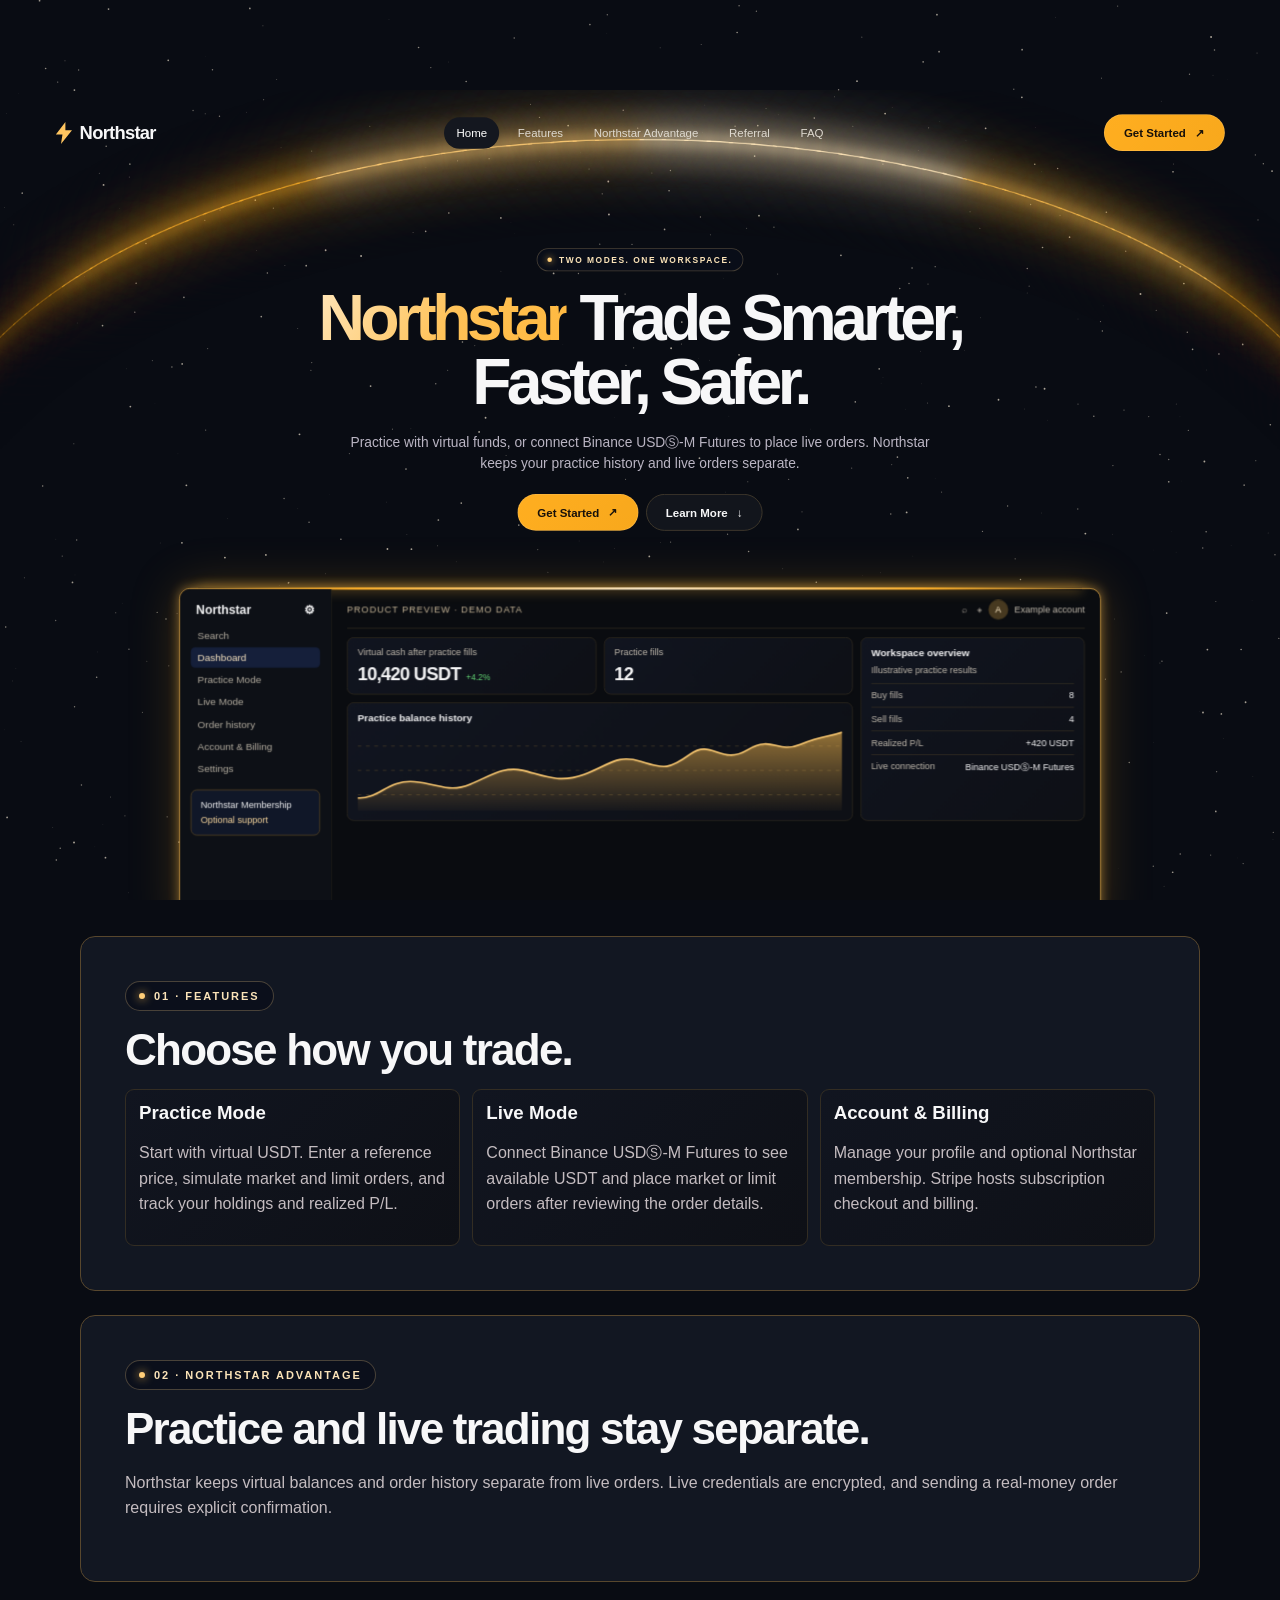
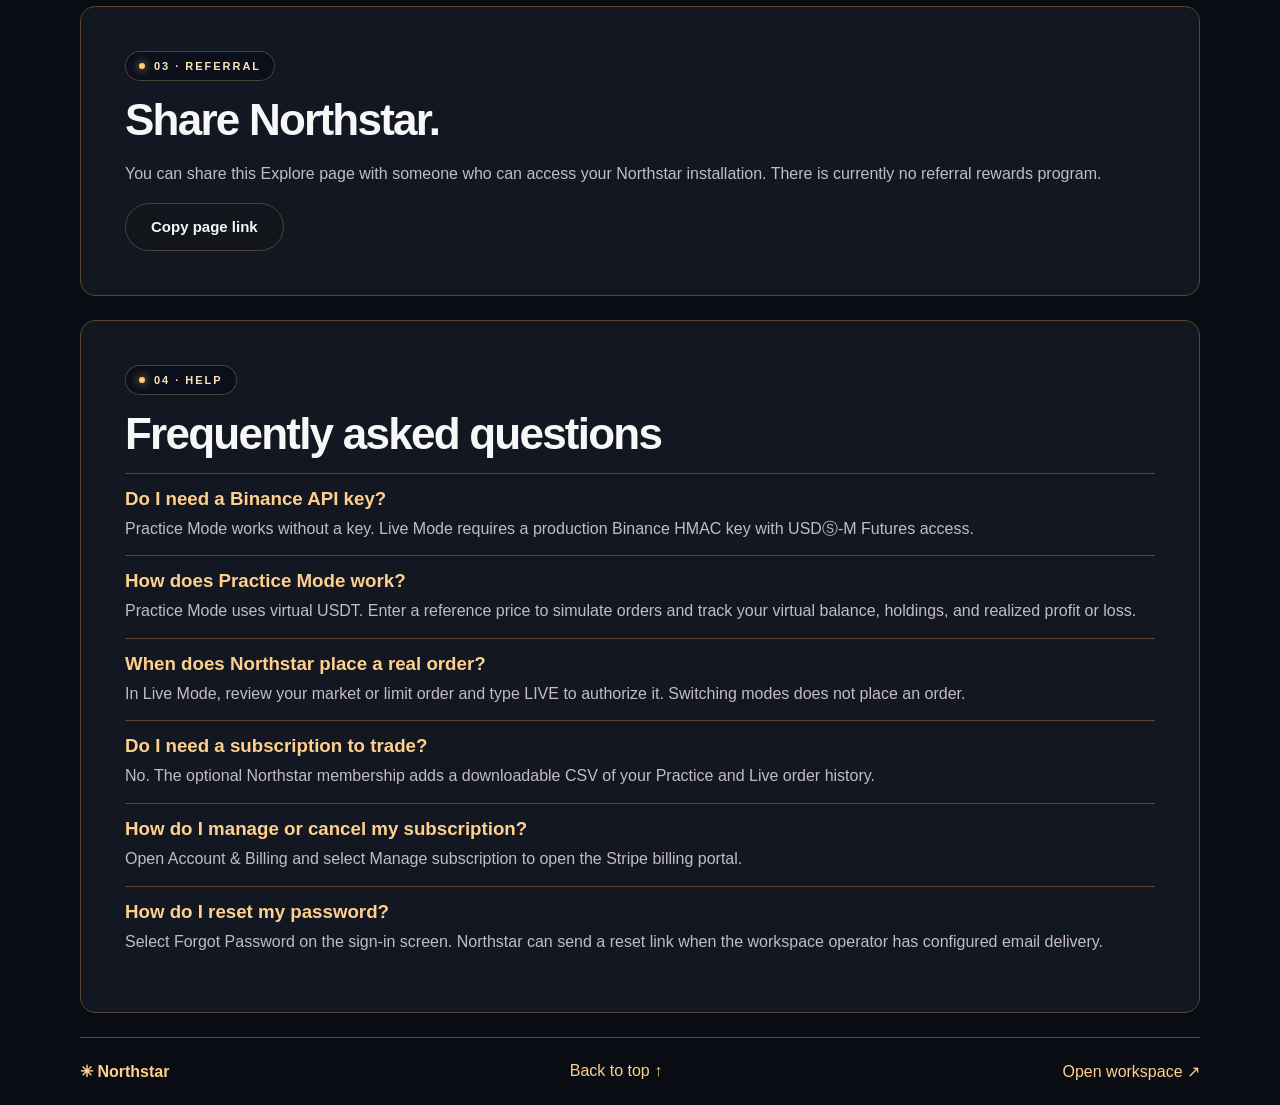
<file: northstar-web/web/static/northstar.html>
<!doctype html>
<html lang="en">
<head>
<meta charset="utf-8">
<meta name="viewport" content="width=device-width, initial-scale=1">
<title>Northstar — Trade smarter, faster, safer</title>
<style>
:root{color-scheme:dark;--ink:#f7f7f8;--muted:#aaa7b3;--violet:#ffa912;--line:#332d23;--green:#63d574;--red:#ff796f;font:16px Inter,Arial,sans-serif;background:#090c13;color:var(--ink)}
*,*::before,*::after{box-sizing:border-box}body{margin:0}a{color:inherit;text-decoration:none}button{font:inherit;color:inherit;cursor:pointer}button:focus-visible,a:focus-visible,summary:focus-visible{outline:2px solid #ffe2b0;outline-offset:5px}button,a{touch-action:manipulation}[hidden]{display:none!important}
.scene{position:relative;height:100svh;min-height:400px;overflow:hidden;isolation:isolate;background:#090c13}
#stars{position:absolute;inset:0;width:100%;height:100%;z-index:-3}
.stage{position:absolute;top:50%;left:50%;width:1672px;height:941px;transform:translate(-50%,-50%) scale(var(--scale,1));isolation:isolate}
.sky{position:absolute;inset:0 0 auto;height:717px;z-index:-1;pointer-events:none;overflow:hidden}
#rim,.media,
#rim{transition:opacity .8s;mix-blend-mode:screen}

.nav{position:absolute;left:72px;right:72px;top:32px;display:grid;grid-template-columns:1fr auto 1fr;align-items:center;gap:20px}
.brand{display:inline-flex;align-items:center;gap:9px;justify-self:start;font-size:24px;font-weight:700;letter-spacing:-.04em}.bolt{width:23px;height:29px;fill:#ffc560}
.nav-links{display:flex;align-items:center;gap:8px;font-size:15px;color:#ded9cf}.nav-links a,.nav-links button{padding:12px 16px;border-radius:999px;background:transparent;border:0}.nav-links a:hover,.nav-links button:hover,.nav-links .active{background:#14171f;color:#fff}.nav>.pill{justify-self:end}.menu-toggle{display:none}
.pill{display:inline-flex;align-items:center;justify-content:center;gap:12px;min-height:48px;padding:0 25px;border:1px solid #4c4231;border-radius:999px;font-size:15px;font-weight:600;background:#12151c;white-space:nowrap;transition:background .2s,box-shadow .2s}
.pill:hover{background:#161e32;box-shadow:0 0 24px #ffa91250}.primary{background:linear-gradient(125deg,#ffae20,#f8a81c);border-color:#ffc96c70;color:#17100a}.primary:hover{background:linear-gradient(125deg,#ffba42,#fab336);box-shadow:0 0 30px #ffa91290}
.hero{position:absolute;top:207px;left:0;width:100%;text-align:center;padding:0 24px}.eyebrow,.tag{font-size:11px;letter-spacing:.18em;text-transform:uppercase;font-weight:600;color:#fbe3b8}
.eyebrow{display:inline-flex;align-items:center;gap:9px;padding:8px 13px;border:1px solid #cfb07950;border-radius:999px;background:#0b0f1ac9}.eyebrow::before{content:"";width:6px;height:6px;border-radius:50%;background:#ffce78;box-shadow:0 0 10px #ffc45d}
h1{font-size:84px;line-height:.99;font-weight:700;letter-spacing:-.072em;margin:20px 0 17px}.wipe{display:block;overflow:hidden;padding-bottom:.11em;margin-bottom:-.11em}.wipe>span{display:block}.accent{background:linear-gradient(120deg,#ffe6ba,#ffc257 54%,#ffb83d);background-clip:text;color:transparent}
.lede{color:#bab5c3;font-size:18px;line-height:1.55;margin:24px auto 25px;max-width:770px}.actions{display:flex;justify-content:center;gap:10px}
.dashboard{position:absolute;top:651px;left:234px;width:1204px;min-height:max(450px,calc(290px + var(--extra,0px)));display:grid;grid-template-columns:198px minmax(0,1fr);border:1px solid #d8a245;border-radius:14px 14px 0 0;background:#0a0c10;box-shadow:0 0 65px #c4841447,0 -1px 15px #ffc15682}
.dashboard::before{content:"";position:absolute;top:-2px;left:2%;right:2%;height:3px;background:linear-gradient(90deg,transparent,#ffb12a 18%,#ffebc9 51%,#ffb12a 82%,transparent);box-shadow:0 0 15px #ffb739}

.side{padding:18px 14px;background:#0d1016;border-right:1px solid var(--line);border-radius:14px 0 0}.side-title{display:flex;justify-content:space-between;align-items:center;font-weight:700;padding:0 7px 10px}.side-list{list-style:none;padding:0;margin:0;color:#b6afa2;font-size:13px;display:grid;gap:2px}.side-list li{padding:6px 9px}.side-list .selected{color:#ffebc7;background:#151f3a;border-radius:6px}.promo{margin-top:14px;padding:12px;border:1px solid #5b4827;border-radius:8px;background:#101728;font-size:12px}.promo span{display:block;margin-top:6px;color:#ffdda2}
.product{min-width:0;padding:14px 20px 22px}.product-top{display:flex;align-items:center;justify-content:space-between;gap:10px;padding-bottom:11px;border-bottom:1px solid var(--line);color:#c5bdb0;font-size:12px}.user{display:flex;align-items:center;gap:8px}.avatar{display:grid;place-items:center;width:26px;height:26px;border-radius:50%;background:#473920;color:#ffebc8}.preview{color:#c9b89a;letter-spacing:.1em;text-transform:uppercase}
.widgets{display:grid;grid-template-columns:1fr 1fr .9fr;gap:10px;margin-top:11px}.widget{min-width:0;padding:12px 13px;border:1px solid var(--line);border-radius:9px;background:linear-gradient(135deg,#111520,#0e1016)}.label{color:#bfb8ac;font-size:12px;margin:0 0 7px}.value{font-size:24px;font-weight:700;letter-spacing:-.04em}.change{font-size:11px;margin-left:7px;color:var(--green)}.negative{color:var(--red)}
.chart{grid-column:1/3}.chart svg{display:block;width:100%;height:106px}.calendar{grid-column:3;grid-row:1/3}.calendar h2,.chart h2{font-size:13px;margin:0 0 8px}.calendar dl{margin:10px 0 0}.calendar dl div{display:flex;gap:8px;justify-content:space-between;padding:8px 0;border-top:1px solid var(--line);font-size:12px}.calendar dt{color:#bfb8ac}.calendar dd{margin:0;text-align:right}
dialog{max-width:min(440px,calc(100% - 32px));background:#10141e;color:var(--ink);border:1px solid #826a40;border-radius:18px;padding:25px}dialog::backdrop{background:#090c13b}dialog p{color:#d2cbbf;line-height:1.6}dialog h2{margin-top:0}
@keyframes arrive{from{opacity:0;translate:0 15px}to{opacity:1;translate:0 0}}
@keyframes nav-in{from{opacity:0;translate:0 -12px}to{opacity:1;translate:0 0}}
@keyframes wipe-up{from{translate:0 115%}to{translate:0 0}}
@keyframes lift{from{opacity:0;translate:0 64px}to{opacity:1;translate:0 0}}
@media(prefers-reduced-motion:no-preference){
.nav{animation:nav-in .6s both}.eyebrow{animation:arrive .5s .13s both}
.wipe>span{animation:wipe-up .73s .19s cubic-bezier(.2,.75,.2,1) both}.wipe+.wipe>span{animation-delay:.30s}
.lede{animation:arrive .55s .46s both}.actions{animation:arrive .55s .55s both}.dashboard{animation:lift .8s .52s cubic-bezier(.2,.75,.2,1) both}
.side,.product-top,.widget{animation:arrive .55s .68s both}.product-top{animation-delay:.74s}.widget{animation-delay:.78s}.chart{animation-delay:.86s}.calendar{animation-delay:.94s}
}
@media(prefers-reduced-motion:reduce){*,*::before,*::after{animation:none!important;transition:none!important}}
@media(max-width:899px),(orientation:portrait){
.scene{height:auto;min-height:100svh;overflow:clip}.stage{position:relative;top:auto;left:auto;transform:none;width:auto;height:auto;padding:0 18px}.sky{left:50%;width:max(740px,100%);height:420px;transform:translateX(-50%)}
.nav{position:relative;inset:auto;grid-template-columns:1fr auto auto;padding:17px 0;gap:8px;z-index:1}.brand{font-size:21px}.nav>.pill{grid-column:2;grid-row:1;padding:0 14px;min-height:44px}.menu-toggle{display:inline-grid;place-items:center;grid-column:3;grid-row:1;width:44px;height:44px;border:1px solid #5a4c34;border-radius:50%;background:#101521}
.nav-links{position:absolute;display:none;top:68px;right:0;min-width:200px;padding:8px;align-items:stretch;flex-direction:column;background:#10141f;border:1px solid #6d5834;border-radius:14px}.nav-links.open{display:flex}.nav-links a,.nav-links button{text-align:left}
.hero{position:relative;inset:auto;padding:65px 0 0}.hero h1{font-size:clamp(38px,8.1vw,72px);line-height:1.05}.wipe{overflow:visible}.accent{display:block}.lede{font-size:15px;margin:20px auto}.actions .pill{padding:0 17px}
.dashboard{position:relative;inset:auto;margin:48px auto 0;width:min(100%,720px);min-height:0;grid-template-columns:1fr;border-radius:14px 14px 0 0}.side{border-right:0;border-bottom:1px solid var(--line);border-radius:14px 14px 0 0}.side-list{display:flex;flex-wrap:wrap}.side-list li{padding:7px}.promo{display:none}.product{padding:12px}.widgets{grid-template-columns:1fr 1fr}.chart,.calendar{grid-column:1/-1;grid-row:auto}
}
@media(max-width:360px){.stage{padding:0 12px}.brand{font-size:18px}.nav>.pill{padding:0 10px}.value{font-size:20px}.change{display:block;margin:3px 0 0}}

.explore-content{max-width:1160px;margin:auto;padding:36px 20px 0}
.explore-section{scroll-margin-top:20px;margin-bottom:24px;padding:clamp(20px,4vw,44px);border:1px solid #58472d;border-radius:15px;background:#121722}
.explore-section h2{font-size:clamp(26px,4vw,44px);letter-spacing:-.04em;margin:14px 0}
.explore-section p{color:#c4bcc0;line-height:1.6}.feature-grid{display:grid;grid-template-columns:repeat(auto-fit,minmax(min(100%,215px),1fr));gap:12px}.feature-grid h3{margin:0}
.faq-list article{padding:14px 0;border-top:1px solid #58472d}.faq-list h3{margin:0;color:#ffd08c}.faq-list p{margin:6px 0 0}
.explore-footer{display:flex;flex-wrap:wrap;justify-content:space-between;gap:14px;padding:24px 0;border-top:1px solid #58472d;color:#ffd08c}
@keyframes explore-reveal{from{opacity:.45;translate:0 18px}to{opacity:1;translate:0 0}}
@media(prefers-reduced-motion:no-preference){html{scroll-behavior:smooth}@supports(animation-timeline:view()){.explore-section{animation:explore-reveal linear both;animation-timeline:view();animation-range:entry 0% entry 75%}}}
</style>
</head>
<body>
<div class="scene" id="home">
<canvas id="stars" aria-hidden="true"></canvas>
<div class="stage">
<div class="sky" aria-hidden="true"><canvas id="rim" width="1672" height="717"></canvas></div>
<nav class="nav" aria-label="Main navigation">
<a class="brand" href="#home"><svg class="bolt" viewBox="0 0 24 30" aria-hidden="true"><path d="M14 0 1 17h9L8 30 23 11h-9z"/></svg>Northstar</a>
<div class="nav-links" id="menu"><a class="active" href="#home" aria-current="page">Home</a><a href="#features">Features</a><a href="#advantage">Northstar Advantage</a><a href="#referral">Referral</a><a href="#faq">FAQ</a></div>
<a class="pill primary start" href="/">Get Started <span aria-hidden="true">↗</span></a>
<button class="menu-toggle" aria-label="Toggle navigation" aria-expanded="false" aria-controls="menu">☰</button>
</nav>
<main>
<section class="hero" aria-labelledby="headline">
<div class="eyebrow">Two modes. One workspace.</div>
<h1 id="headline"><span class="wipe"><span><b class="accent">Northstar</b> Trade Smarter,</span></span><span class="wipe"><span>Faster, Safer.</span></span></h1>
<p class="lede">Practice with virtual funds, or connect Binance USDⓈ-M Futures to place live orders. Northstar keeps your practice history and live orders separate.</p>
<div class="actions"><a class="pill primary start" href="/">Get Started <span aria-hidden="true">↗</span></a><a class="pill" href="#features">Learn More <span aria-hidden="true">↓</span></a></div>
</section>
<section class="dashboard" aria-label="Fictional Northstar dashboard preview">

<aside class="side">
<div class="side-title">Northstar <span aria-hidden="true">⚙</span></div>
<ul class="side-list"><li>Search</li><li class="selected">Dashboard</li><li>Practice Mode</li><li>Live Mode</li><li>Order history</li><li>Account &amp; Billing</li><li>Settings</li></ul>
<div class="promo">Northstar Membership<span>Optional support</span></div>
</aside>
<div class="product">
<div class="product-top"><span class="preview">Product preview · Demo data</span><span class="user"><span aria-hidden="true">⌕　◈</span><span class="avatar" aria-hidden="true">A</span> Example account</span></div>
<div class="widgets">
<article class="widget"><p class="label">Virtual cash after practice fills</p><strong class="value">10,420 USDT</strong><span class="change">+4.2%</span></article>
<article class="widget"><p class="label">Practice fills</p><strong class="value">12</strong></article>
<article class="widget chart"><h2>Practice balance history</h2>
<svg viewBox="0 0 520 100" preserveAspectRatio="none" role="img" aria-label="Illustrative gold area chart with an upward trend">
<defs><linearGradient id="area" x2="0" y2="1"><stop stop-color="#ffbf50" stop-opacity=".55"/><stop offset="1" stop-color="#ffbf50" stop-opacity=".03"/></linearGradient></defs>
<path d="M0 20H520M0 50H520M0 80H520" stroke="#3e3628" stroke-dasharray="4 5"/>
<path d="M0 84C22 86 33 61 61 64S98 78 121 67 157 45 177 50 215 67 243 55 278 30 304 39 334 49 357 30 390 44 418 25 449 30 475 18 502 10 520 3V100H0Z" fill="url(#area)"/>
<path d="M0 84C22 86 33 61 61 64S98 78 121 67 157 45 177 50 215 67 243 55 278 30 304 39 334 49 357 30 390 44 418 25 449 30 475 18 502 10 520 3" fill="none" stroke="#ffcc72" stroke-width="2"/>
</svg></article>
<article class="widget calendar"><h2>Workspace overview</h2><p class="label">Illustrative practice results</p><dl><div><dt>Buy fills</dt><dd>8</dd></div><div><dt>Sell fills</dt><dd>4</dd></div><div><dt>Realized P/L</dt><dd>+420 USDT</dd></div><div><dt>Live connection</dt><dd>Binance USDⓈ-M Futures</dd></div></dl></article>
</div></div></section>
</main></div></div>
<div class="explore-content">
<section class="explore-section" id="features"><span class="eyebrow">01 · FEATURES</span><h2>Choose how you trade.</h2><div class="feature-grid">
<article class="widget"><h3>Practice Mode</h3><p>Start with virtual USDT. Enter a reference price, simulate market and limit orders, and track your holdings and realized P/L.</p></article>
<article class="widget"><h3>Live Mode</h3><p>Connect Binance USDⓈ-M Futures to see available USDT and place market or limit orders after reviewing the order details.</p></article>
<article class="widget"><h3>Account &amp; Billing</h3><p>Manage your profile and optional Northstar membership. Stripe hosts subscription checkout and billing.</p></article></div></section>
<section class="explore-section" id="advantage"><span class="eyebrow">02 · NORTHSTAR ADVANTAGE</span><h2>Practice and live trading stay separate.</h2><p>Northstar keeps virtual balances and order history separate from live orders. Live credentials are encrypted, and sending a real-money order requires explicit confirmation.</p></section>
<section class="explore-section" id="referral"><span class="eyebrow">03 · REFERRAL</span><h2>Share Northstar.</h2><p>You can share this Explore page with someone who can access your Northstar installation. There is currently no referral rewards program.</p><button class="pill" id="share-explore">Copy page link</button><span id="share-result" role="status"></span></section>
<section class="explore-section" id="faq">
<span class="eyebrow">04 · HELP</span><h2>Frequently asked questions</h2>
<div class="faq-list">
<article><h3>Do I need a Binance API key?</h3><p>Practice Mode works without a key. Live Mode requires a production Binance HMAC key with USDⓈ-M Futures access.</p></article>
<article><h3>How does Practice Mode work?</h3><p>Practice Mode uses virtual USDT. Enter a reference price to simulate orders and track your virtual balance, holdings, and realized profit or loss.</p></article>
<article><h3>When does Northstar place a real order?</h3><p>In Live Mode, review your market or limit order and type LIVE to authorize it. Switching modes does not place an order.</p></article>
<article><h3>Do I need a subscription to trade?</h3><p>No. The optional Northstar membership adds a downloadable CSV of your Practice and Live order history.</p></article>
<article><h3>How do I manage or cancel my subscription?</h3><p>Open Account &amp; Billing and select Manage subscription to open the Stripe billing portal.</p></article>
<article><h3>How do I reset my password?</h3><p>Select Forgot Password on the sign-in screen. Northstar can send a reset link when the workspace operator has configured email delivery.</p></article>
</div></section>
<footer class="explore-footer"><strong>✳ Northstar</strong><a href="#home">Back to top ↑</a><a href="/">Open workspace ↗</a></footer>
</div>
<script>
const scene = document.querySelector('.scene');
const stars = document.querySelector('#stars');
function paintStars() {
  const width = scene.clientWidth, height = scene.clientHeight;
  const dpr = Math.min(devicePixelRatio, 2);
  stars.width = width * dpr;
  stars.height = height * dpr;
  const ctx = stars.getContext('2d');
  ctx.scale(dpr, dpr);
  let seed = 651;
  const random = () => ((seed = Math.imul(seed, 1664525) + 1013904223 | 0) >>> 0) / 4294967296;
  for (let i = 0; i < Math.min(900, width * height / 2100); i++) {
    const x = random() * width, y = random() * height, size = random();
    ctx.fillStyle = 'rgba(255,243,221,' + (.14 + size * .53) + ')';
    ctx.beginPath();
    ctx.arc(x, y, .32 + size * .62, 0, Math.PI * 2);
    ctx.fill();
  }
}
function paintRim() {
  const ctx = document.querySelector('#rim').getContext('2d');
  const palette = ['#ae7410','#f1a727','#ffcc74','#ffe6b9','#f8ba4d','#cf8e1c'];
  const left = Math.PI * 1.055, right = Math.PI * 1.945;
  for (const [blur, width, alpha] of [[51, 25, .55],[24, 16, .72],[9, 7, .76],[0, 1.5, .92]]) {
    ctx.filter = blur ? 'blur(' + blur + 'px)' : 'none';
    for (let i = 0; i < 90; i++) {
      const progress = i / 89;
      ctx.globalAlpha = alpha * Math.sin(progress * Math.PI) ** .55;
      ctx.strokeStyle = palette[Math.min(5, Math.floor(progress * palette.length))];
      ctx.lineWidth = width;
      ctx.lineCap = 'round';
      ctx.beginPath();
      ctx.ellipse(836, 541, 940, 476, 0, left + (right - left) * i / 90, left + (right - left) * (i + 1.15) / 90);
      ctx.stroke();
    }
  }
}
function layout() {
  const scale = Math.min(innerWidth / 1672, scene.clientHeight / 941);
  scene.style.setProperty('--scale', scale);
  scene.style.setProperty('--extra', Math.max(0, (scene.clientHeight / scale - 941) / 2) + 'px');
  paintStars();
}
paintRim();
new ResizeObserver(layout).observe(scene);
layout();

const toggle = document.querySelector('.menu-toggle');
const menu = document.querySelector('#menu');
function setMenu(open) {
  menu.classList.toggle('open', open);
  toggle.setAttribute('aria-expanded', String(open));
}
toggle.addEventListener('click', () => setMenu(!menu.classList.contains('open')));
document.addEventListener('keydown', event => {
  if (event.key === 'Escape' && menu.classList.contains('open')) {
    setMenu(false);
    toggle.focus();
  }
});
menu.querySelectorAll('a').forEach(link => link.addEventListener('click', () => setMenu(false)));
document.querySelector('#share-explore').addEventListener('click', async () => {
  const result = document.querySelector('#share-result');
  try {
    await navigator.clipboard.writeText(location.href.split('#')[0]);
    result.textContent = ' Link copied.';
  } catch {
    result.textContent = ' Copy the address from your browser.';
  }
});
if (location.protocol === 'file:') {
  document.querySelectorAll('.start').forEach(link => { link.href = 'http://127.0.0.1:5000/'; });
}
</script>
</body>
</html>
</file>
